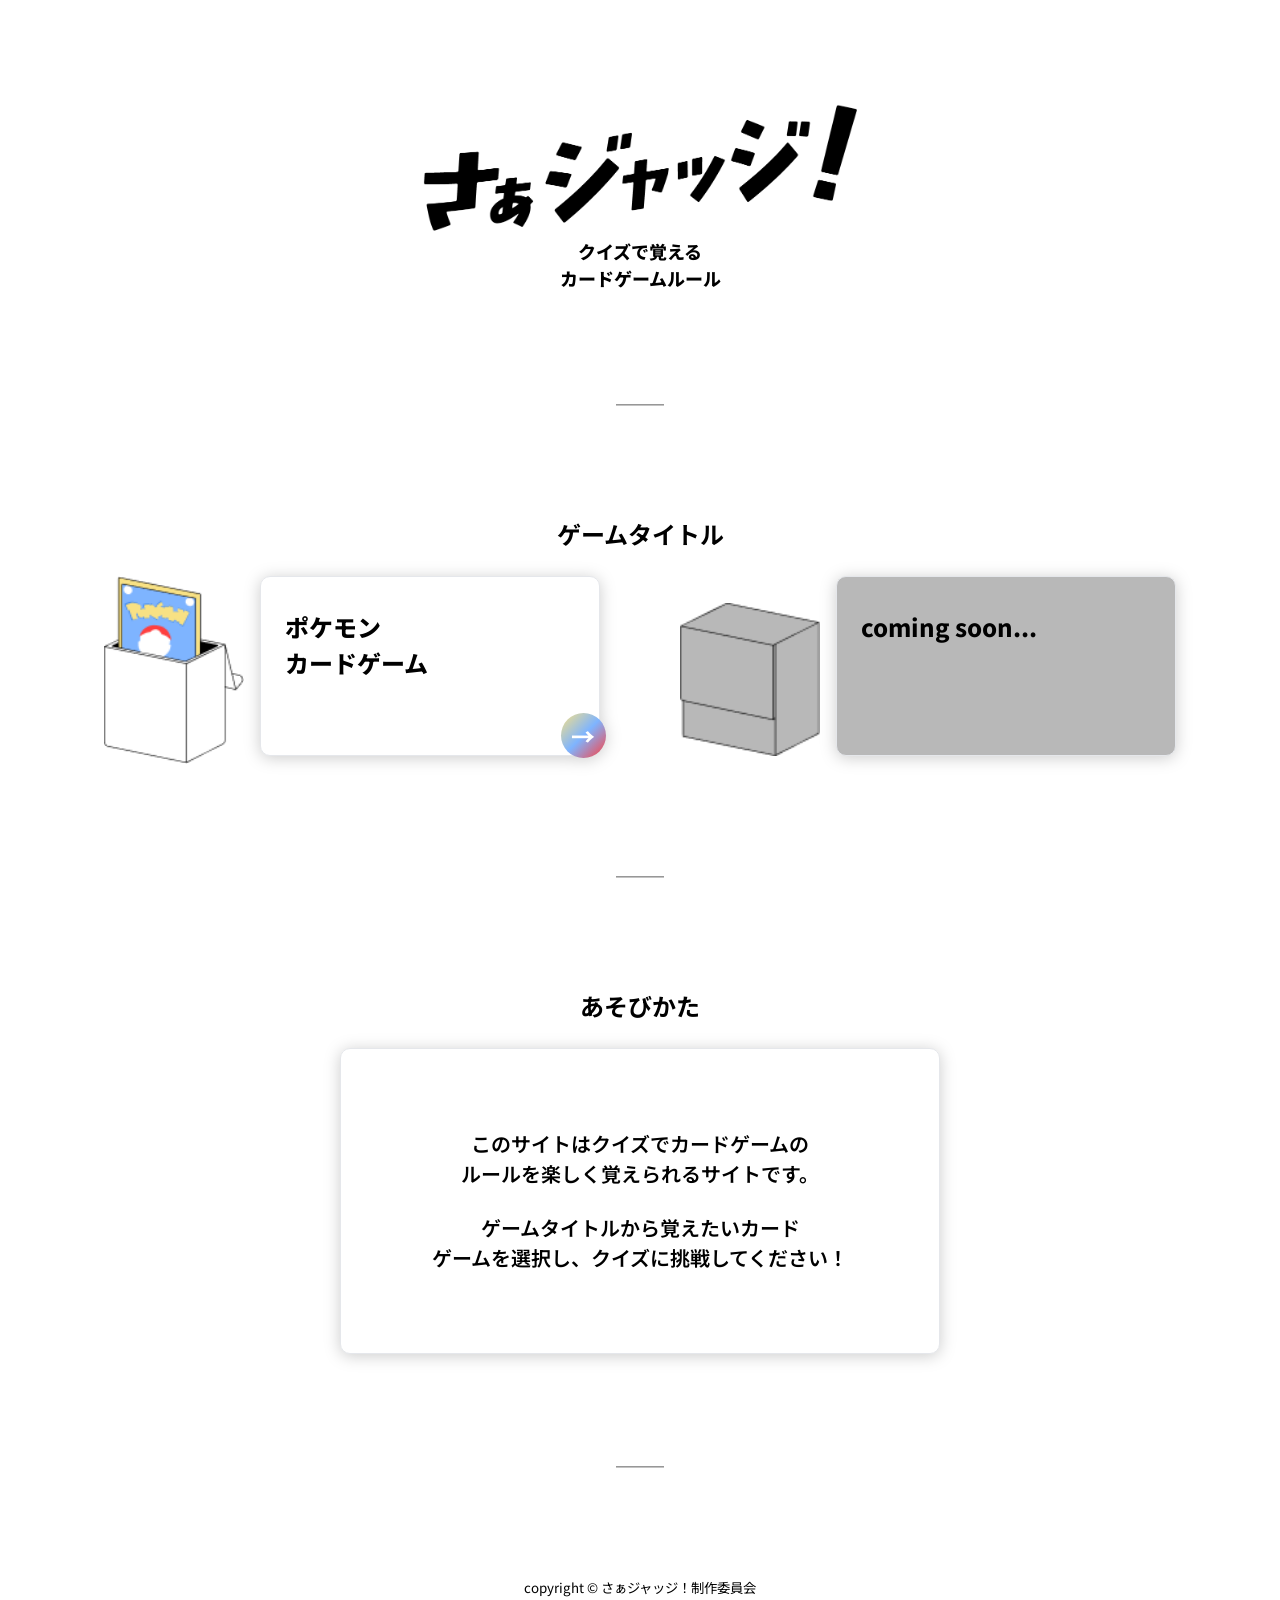
<file: index.html>
<!DOCTYPE html>
<!-- 言語入力↓ -->
<html lang="ja">

<head>
  <meta charset="UTF-8">
  <meta name="viewport" content="width=device-width, initial-scale=1.0">
  <link rel="stylesheet" href="css/style.css">
  <link rel="stylesheet" href="css/reset.css">
  <link rel="preconnect" href="https://fonts.googleapis.com">
<link rel="preconnect" href="https://fonts.gstatic.com" crossorigin>
<link href="https://fonts.googleapis.com/css2?family=Noto+Sans+JP:wght@100..900&display=swap" rel="stylesheet">
<link rel="icon" href="/assets/favicon.ico" sizes="48x48">
<link rel="icon" href="/assets/favicon.svg" type="image/svg+xml">
<link rel="apple-touch-icon" href="/assets/apple-touch-icon.png">
  <!-- サイトのタイトル入力↓ -->
  <title>さぁジャッジ！</title>
</head>

<body>
  <!-- div 自由な箱を作り出してくれる便利なやつ本箱とは関係ない↓ -->
  <!-- <div class="background"></div> -->

  <header>
    <img class="logo" src="assets/logo.png">
    <!-- brが改行になる改行したいところに書く↓ -->
    <p>クイズで覚える<br>カードゲームルール</p>
  </header>

  <div class="mark">───</div>

  <section class="sec01">
    <h1>ゲームタイトル</h1>
    <!-- 単語二つ以上はハイフンをつける!!!! -->
    <div class="card-list">
      <a href="/games/pokemon">
        <div class="card-botan">
          <img class="card-img" src="assets/card_pokemon.png">
          <p class="txt">ポケモン<br>カードゲーム</p>
        </div>
      </a>
      <div class="card-botan soon">
        <img class="card-img" src="assets/card_none.png">
        <p class="txt">coming soon...</p>
      </div>
    </div>
  </section>

  <div class="mark">───</div>


  <section class="sec02">
    <h1>あそびかた</h1>
    <div class="txt-area">
      <p>このサイトはクイズでカードゲームの<br>ルールを楽しく覚えられるサイトです。</p>
      <p>ゲームタイトルから覚えたいカード<br>ゲームを選択し、クイズに挑戦してください！</p>
    </div>
  </section>

  <div class="mark">───</div>
  <!-- 最後につける親要素↓ -->
  <footer>
    <small>copyright &copy; さぁジャッジ！制作委員会</small>
  </footer>

</body>

</html>
</file>
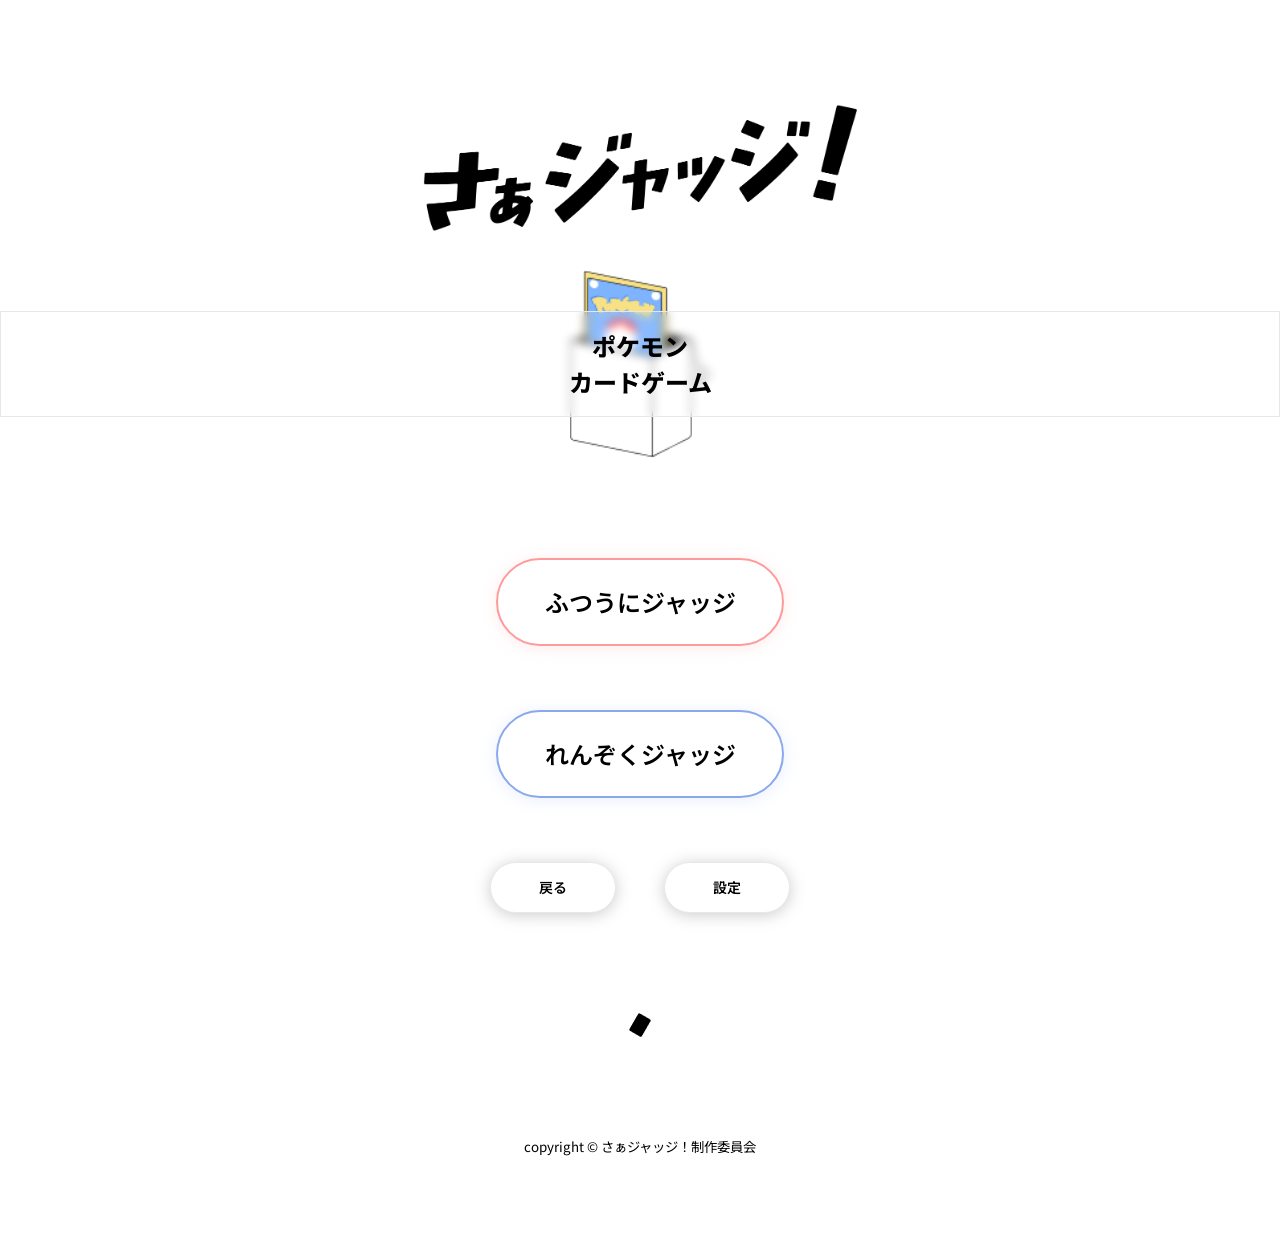
<file: games/pokemon/index.html>
<!DOCTYPE html>
<!-- 言語入力↓ -->
<html lang="ja">

<head>
    <meta charset="UTF-8">
    <meta name="viewport" content="width=device-width, initial-scale=1.0">
    <link rel="stylesheet" href="/css/style.css">
    <link rel="stylesheet" href="/css/reset.css">
    <link rel="preconnect" href="https://fonts.googleapis.com">
<link rel="preconnect" href="https://fonts.gstatic.com" crossorigin>
<link href="https://fonts.googleapis.com/css2?family=Noto+Sans+JP:wght@100..900&display=swap" rel="stylesheet">
    <!-- サイトのタイトル入力↓ -->
    <title>さぁジャッジ！</title>
</head>

<body class="quiz-poke">
  <!-- div 自由な箱を作り出してくれる便利なやつ本箱とは関係ない↓ -->
<div class="background"></div>

  <header>
    <img class="logo" src="/assets/logo.png">
    <div class="card-list">
      <div class="card-botan">
  <img class="card-img" src="/assets/card_pokemon.png">
  <p class="txt">ポケモン<br>カードゲーム</p>
      </div>
    </div>

  </header>
  
 <section class="sec01">
    <div class="sentaku">
        <a href="/games/pokemon/ox/?mode=normal">
            <div class="potipoti normal">
                <p>
                    ふつうにジャッジ
                </p>
            </div>
        </a>
        <a href="/games/pokemon/ox/?mode=renzoku">
            <div class="potipoti renzoku">
                <p>
                    れんぞくジャッジ
                </p>
            </div>
        </a>
    </div>
    <div class="sentaku2">
        <a href="/">
            <div class="potipoti">
                <p>
                    戻る
                </p>
            </div>
        </a>
        <a href="/games/pokemon/settings/">
            <div class="potipoti">
                <p>
                    設定
                </p>
            </div>
        </a>
    </div>
    
 </section>

<div class="mark"><img src="/assets/mark.png"></div>
<!-- 最後につける親要素↓ -->
<footer>
 <small>copyright &copy; さぁジャッジ！制作委員会</small>
</footer>
 
</body>

</html>
</file>
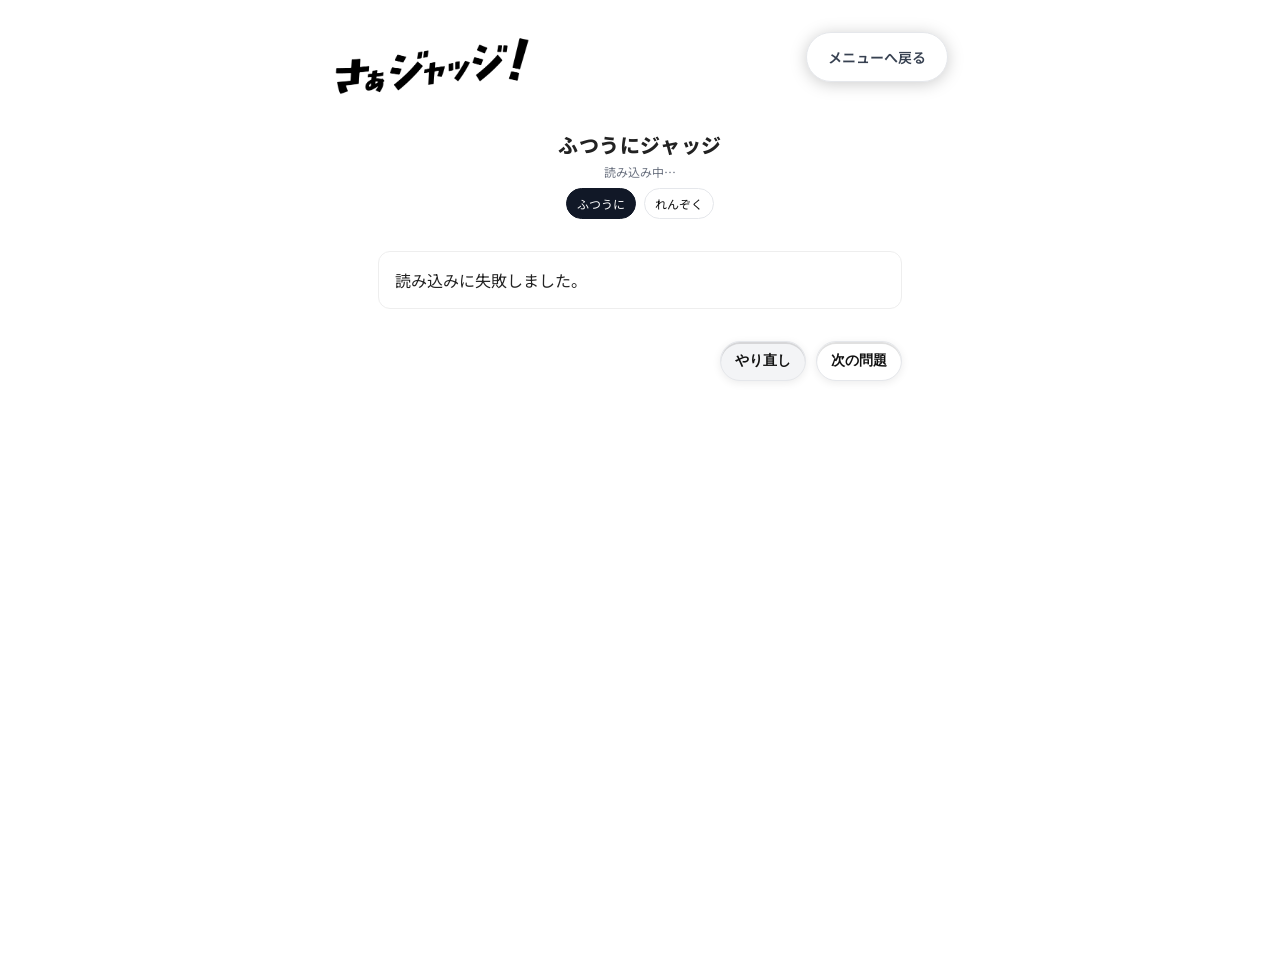
<file: games/pokemon/ox/index.html>
<!-- games/pokemon/ox/index.html（modeをURLから反映する版） -->
<!doctype html>
<html lang="ja">
<head>
  <meta charset="utf-8" />
  <meta name="viewport" content="width=device-width,initial-scale=1" />
  <title>ポケモンカードゲーム | OX</title>
  
  <!-- OGP / Twitter Card -->
  <meta property="og:type" content="website" />
  <meta property="og:title" content="ポケカ問題クイズ | さぁジャッジ" />
  <meta property="og:description" content="ポケモンカードゲームのルールをクイズで学べる！あなたは何問正解できる？" />
  <meta property="og:image" content="https://sirjudge.com/assets/ogp.png" />
  <meta property="og:url" content="https://sirjudge.com/games/pokemon/ox/" />
  <meta property="og:site_name" content="さぁジャッジ" />
  <meta name="twitter:card" content="summary_large_image" />
  <meta name="twitter:title" content="ポケカ問題クイズ | さぁジャッジ" />
  <meta name="twitter:description" content="ポケモンカードゲームのルールをクイズで学べる！あなたは何問正解できる？" />
  <meta name="twitter:image" content="https://sirjudge.com/assets/ogp.png" />

  <link rel="preconnect" href="https://fonts.googleapis.com">
<link rel="preconnect" href="https://fonts.gstatic.com" crossorigin>
<link href="https://fonts.googleapis.com/css2?family=Noto+Sans+JP:wght@100..900&display=swap" rel="stylesheet">
  <style>
    :root{ --pink:#f9c9c9; }
    *{ box-sizing:border-box; }
    html,body{ height:100%; }
    body{
      margin:0;
      /* background:var(--pink); */
      font-family: "Noto Sans JP", sans-serif;
      font-optical-sizing: auto;
      font-weight: 400;
      font-style: normal;
      overflow-x:hidden;
    }
    header{
      max-width:640px; margin:12px auto; padding:0 12px;
      display:flex; align-items:center; justify-content:space-between;
    }
    header a{ color:#374151; text-decoration:underline; font-size:14px; }
    .frame-wrap{ max-width:640px; margin:0 auto 24px; padding:0 12px; }
    /* .frame-outer{ background:transparent; border-radius:20px; box-shadow:0 10px 30px rgba(0,0,0,.06); } */
    iframe.quiz-embed{
      width:100%;
      max-width:100%;
      display:block;
      border:0;
      background:transparent;
      height:100dvh;          /* 初期の仮高さ（postMessageで即更新） */
      min-height: 720px;
      overflow:hidden !important; /* スクロール不可（重要） */
      border-radius:20px;
      pointer-events: auto;   /* iframeとの相互作用を許可 */
    }

    .ox-title{
      margin-top: 24px;
    .logo{
        width: 200px;
        height: auto;
    }
}

.bottom{
  background-color: #fff;
        filter: drop-shadow(0px 2px 8px rgba(0, 0, 0, 0.2));
        border: 1px #E5E7EB solid;
        border-radius: 999px;
        height: auto;
        padding: 1em 1.5em;
        text-decoration: none;
        font-weight: 600;
}
  </style>
</head>
<body>
  <header>
    <div id="pageTitle" class="ox-title"><img class="logo" src="/assets/logo.png"></div>
    <a href="/games/pokemon/" class="bottom">メニューへ戻る</a>
  </header>

  <main class="frame-wrap">
    <div class="frame-outer">
      <!-- 子ページ(quiz.html) を埋め込み。mode/title/data をJSで動的に付与 -->
      <iframe
        id="quizFrame"
        class="quiz-embed"
        src="about:blank"
        loading="lazy"
        scrolling="no"
        allow="fullscreen *; clipboard-write *">
      </iframe>
    </div>
  </main>

<!-- 変更点：JS -->
<script>
(function () {
  const params = new URLSearchParams(location.search);
  const mode  = params.get('mode') === 'renzoku' ? 'renzoku' : 'normal';
  const label = mode === 'renzoku' ? 'れんぞくジャッジ' : 'ふつうにジャッジ';
  const debugId = params.get('debugId'); // デバッグIDを取得
  const titleEl = document.getElementById('pageTitle');
  // if (titleEl) titleEl.textContent = `ポケモンカードゲーム | ${label}`;

  const dataUrl = 'https://script.google.com/macros/s/AKfycby1Nc3nBm-5PKCdZ8pNdNKRPChBbqeXwiZjcEsRZFdkUShDTtym3aJDUZsEWvsW9r8x/exec';
  const embedId = 'poke-ox';
  const shareUrl = mode === 'renzoku' 
    ? 'https://sirjudge.com/games/pokemon/ox/?mode=renzoku'
    : 'https://sirjudge.com/games/pokemon/ox/';
  let quizUrl =
    `/quiz.html?embed=1&embedId=${encodeURIComponent(embedId)}` +
    `&mode=${encodeURIComponent(mode)}` +
    `&title=${encodeURIComponent(label)}` +
    `&data=${encodeURIComponent(dataUrl)}` +
    `&shareTitle=${encodeURIComponent('ポケカ問題クイズ')}` +
    `&shareHashtag=${encodeURIComponent('さぁジャッジ')}` +
    `&normalModeTag=${encodeURIComponent('ふつうにジャッジ')}` +
    `&renzokuModeTag=${encodeURIComponent('れんぞくジャッジ')}` +
    `&shareUrl=${encodeURIComponent(shareUrl)}`;
  
  // デバッグIDがあればURLに追加
  if (debugId) {
    quizUrl += `&debugId=${encodeURIComponent(debugId)}`;
  }

  const iframe = document.getElementById('quizFrame');
  iframe.src = quizUrl;

  // ▼ブート時に「さらに大きめの仮高さ」を即時セット（postMessage前の見切れ防止）
  const bootH = Math.max(Math.floor(window.innerHeight * 0.95), 720);
  iframe.style.height = bootH + 'px';

  // ===== 高さ同期 =====
  let scrolling = false;           // スクロール実行中フラグ
  let pendingHeight = null;        // スクロール中に受け取った高さ
  let lastSetHeight = bootH;       // 最後に設定した高さ
  
  function setHeight(h){
    const minH = bootH;
    const newH = Math.max(minH, Math.ceil(h));
    // 高さは常に最大値を維持（長文でも切れないようにする）
    if (newH > lastSetHeight) {
      lastSetHeight = newH;
      iframe.style.height = newH + 'px';
    }
  }
  
  let scrollTimeout = null; // スクロール要求のデバウンス
  
  window.addEventListener('message', (e) => {
    const d = e.data;
    if (!d || d.id !== embedId) return;
    
    // 高さ同期
    if (d.type === 'quiz-embed-size') {
      if (!scrolling) {
        setHeight(d.height);
      } else {
        // スクロール中は高さを保留
        pendingHeight = d.height;
      }
    }
    
    // スクロール要求（◯×回答後にページ下部へ）
    if (d.type === 'quiz-scroll-bottom') {
      // スクロール中の場合は無視（デバウンス）
      if (scrolling) return;
      
      scrolling = true;
      
      // 高さが指定されていれば先に確定
      if (d.height) {
        const minH = bootH;
        const newH = Math.max(minH, Math.ceil(d.height));
        if (newH > lastSetHeight) {
          lastSetHeight = newH;
          iframe.style.height = newH + 'px';
        }
      }
      
      // スクロール実行
      clearTimeout(scrollTimeout);
      scrollTimeout = setTimeout(() => {
        // iframeの下端位置を計算してスクロール
        const iframeRect = iframe.getBoundingClientRect();
        const iframeBottom = window.scrollY + iframeRect.bottom;
        const targetScroll = iframeBottom - window.innerHeight + 60;
        window.scrollTo({ top: Math.max(0, targetScroll), behavior: 'smooth' });
        
        // スクロール完了後にロック解除
        setTimeout(() => {
          scrolling = false;
          if (pendingHeight !== null) {
            setHeight(pendingHeight);
            pendingHeight = null;
          }
        }, 600);
      }, 100);
    }
    
    // スクロール要求（次の問題でページ上部へ）
    if (d.type === 'quiz-scroll-top') {
      // スクロール中の場合は無視（デバウンス）
      if (scrolling) return;
      
      scrolling = true;
      
      // 高さが指定されていれば先に確定
      if (d.height) {
        const minH = bootH;
        const newH = Math.max(minH, Math.ceil(d.height));
        if (newH > lastSetHeight) {
          lastSetHeight = newH;
          iframe.style.height = newH + 'px';
        }
      }
      
      // スクロール実行
      clearTimeout(scrollTimeout);
      scrollTimeout = setTimeout(() => {
        window.scrollTo({ top: 0, behavior: 'smooth' });
        
        // スクロール完了後にロック解除
        setTimeout(() => {
          scrolling = false;
          if (pendingHeight !== null) {
            setHeight(pendingHeight);
            pendingHeight = null;
          }
        }, 600);
      }, 100);
    }
  });

  // 読み込み・向き変更時に子へ ping（子が高さを再通知）
  function ping(){
    try { iframe.contentWindow.postMessage({ type:'quiz-embed-ping', id: embedId }, '*'); } catch(_){}
  }
  window.addEventListener('load', ping);
  window.addEventListener('orientationchange', () => setTimeout(ping, 350));
})();
</script>

</body>
</html>
</file>
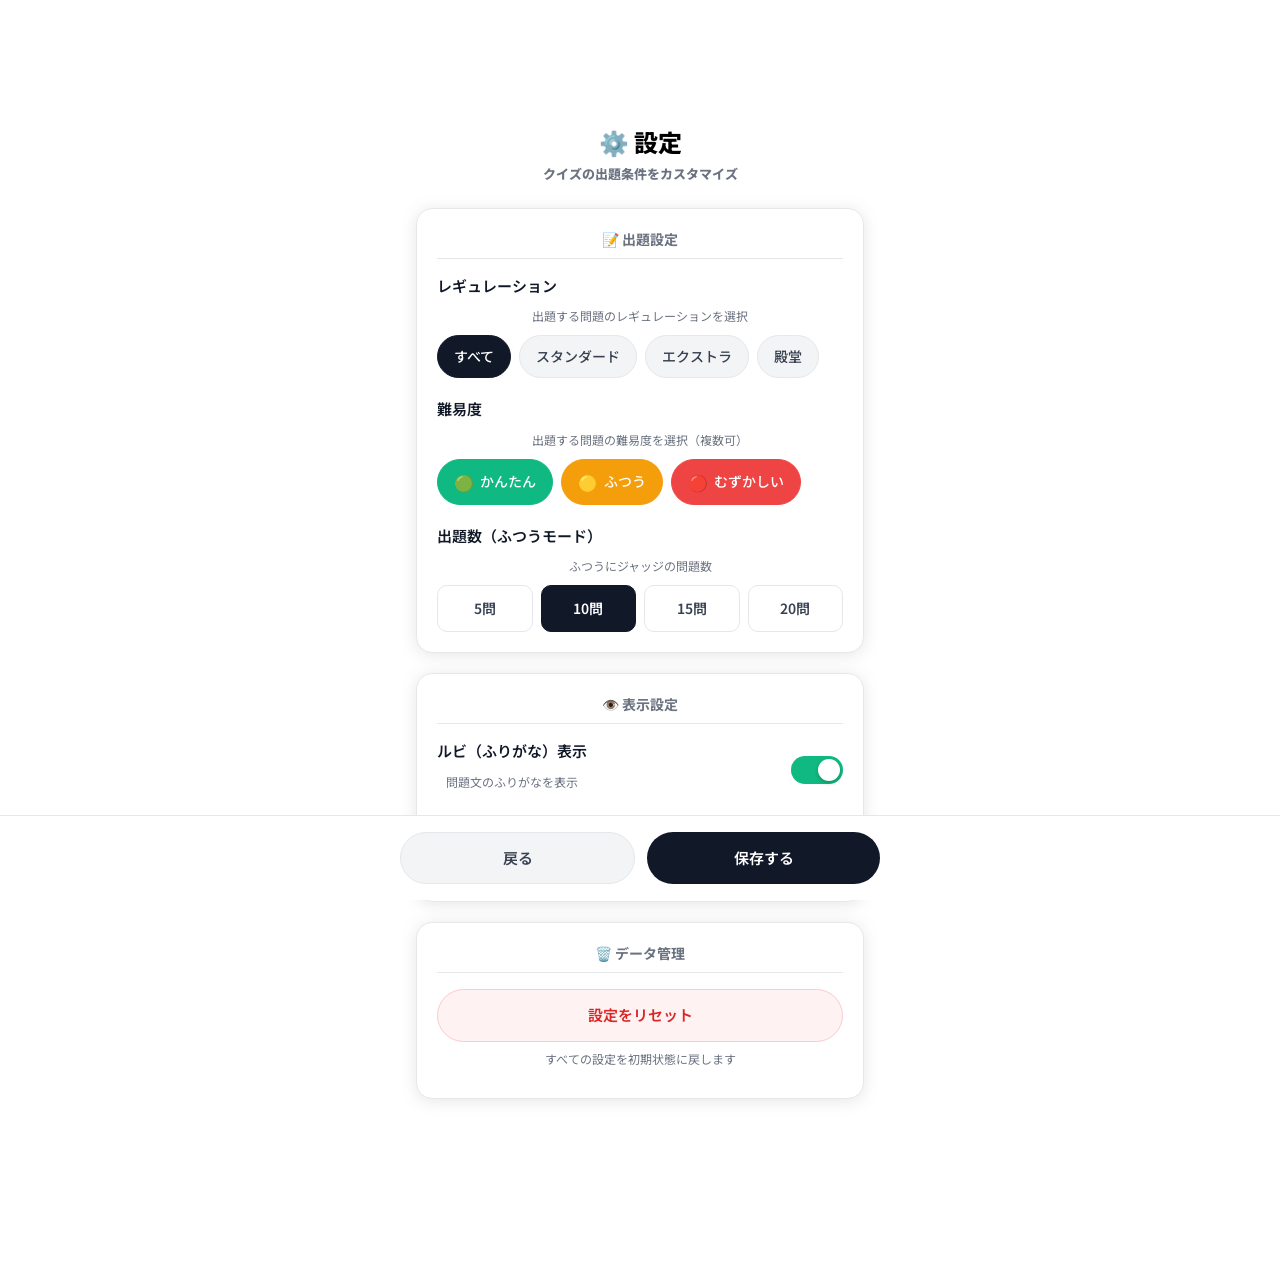
<file: games/pokemon/settings/index.html>
<!DOCTYPE html>
<html lang="ja">

<head>
  <meta charset="UTF-8">
  <meta name="viewport" content="width=device-width, initial-scale=1.0">
  <link rel="stylesheet" href="/css/style.css">
  <link rel="stylesheet" href="/css/reset.css">
  <link rel="preconnect" href="https://fonts.googleapis.com">
  <link rel="preconnect" href="https://fonts.gstatic.com" crossorigin>
  <link href="https://fonts.googleapis.com/css2?family=Noto+Sans+JP:wght@100..900&display=swap" rel="stylesheet">
  <title>設定 | さぁジャッジ！</title>
  <style>
    .settings-container {
      max-width: 480px;
      margin: 0 auto;
      padding: 24px 16px;
    }

    .settings-section {
      background: #fff;
      border: 1px solid #E5E7EB;
      border-radius: 16px;
      padding: 20px;
      margin-bottom: 20px;
      filter: drop-shadow(0px 2px 8px rgba(0, 0, 0, 0.1));
    }

    .settings-section h2 {
      font-size: 14px;
      font-weight: 700;
      color: #6b7280;
      margin-bottom: 16px;
      padding-bottom: 8px;
      border-bottom: 1px solid #E5E7EB;
    }

    .setting-item {
      margin-bottom: 20px;
    }

    .setting-item:last-child {
      margin-bottom: 0;
    }

    .setting-label {
      font-size: 15px;
      font-weight: 600;
      color: #111827;
      margin-bottom: 10px;
      display: block;
    }

    .setting-description {
      font-size: 12px;
      color: #6b7280;
      margin-bottom: 10px;
    }

    /* チェックボックス・ラジオボタングループ */
    .option-group {
      display: flex;
      flex-wrap: wrap;
      gap: 8px;
    }

    .option-btn {
      appearance: none;
      border: none;
      background: #f3f4f6;
      border: 1px solid #E5E7EB;
      border-radius: 9999px;
      padding: 10px 16px;
      font-size: 14px;
      font-weight: 500;
      color: #374151;
      cursor: pointer;
      transition: all 0.2s;
      display: inline-flex;
      align-items: center;
      gap: 6px;
    }

    .option-btn:hover {
      background: #e5e7eb;
    }

    .option-btn.selected {
      background: #111827;
      color: #fff;
      border-color: #111827;
    }

    .option-btn .icon {
      font-size: 16px;
    }

    /* トグルスイッチ */
    .toggle-row {
      display: flex;
      justify-content: space-between;
      align-items: center;
    }

    .toggle-switch {
      position: relative;
      width: 52px;
      height: 28px;
      flex-shrink: 0;
    }

    .toggle-switch input {
      opacity: 0;
      width: 0;
      height: 0;
    }

    .toggle-slider {
      position: absolute;
      cursor: pointer;
      top: 0;
      left: 0;
      right: 0;
      bottom: 0;
      background-color: #d1d5db;
      transition: 0.3s;
      border-radius: 28px;
    }

    .toggle-slider:before {
      position: absolute;
      content: "";
      height: 22px;
      width: 22px;
      left: 3px;
      bottom: 3px;
      background-color: white;
      transition: 0.3s;
      border-radius: 50%;
      box-shadow: 0 2px 4px rgba(0, 0, 0, 0.2);
    }

    .toggle-switch input:checked+.toggle-slider {
      background-color: #10b981;
    }

    .toggle-switch input:checked+.toggle-slider:before {
      transform: translateX(24px);
    }

    /* セレクトボックス風 */
    .select-group {
      display: grid;
      grid-template-columns: repeat(4, 1fr);
      gap: 8px;
    }

    .select-btn {
      appearance: none;
      border: 1px solid #E5E7EB;
      background: #fff;
      border-radius: 10px;
      padding: 12px 8px;
      font-size: 14px;
      font-weight: 600;
      color: #374151;
      cursor: pointer;
      transition: all 0.2s;
      text-align: center;
    }

    .select-btn:hover {
      background: #f9fafb;
    }

    .select-btn.selected {
      background: #111827;
      color: #fff;
      border-color: #111827;
    }

    /* 難易度の色分け */
    .diff-easy.selected {
      background: #10b981;
      border-color: #10b981;
    }

    .diff-normal.selected {
      background: #f59e0b;
      border-color: #f59e0b;
    }

    .diff-hard.selected {
      background: #ef4444;
      border-color: #ef4444;
    }

    /* ボタン */
    .btn-row {
      display: flex;
      gap: 12px;
      margin-top: 24px;
    }

    .btn {
      flex: 1;
      appearance: none;
      border: none;
      border-radius: 9999px;
      padding: 14px 20px;
      font-size: 15px;
      font-weight: 600;
      cursor: pointer;
      transition: all 0.2s;
      text-align: center;
      text-decoration: none;
      display: inline-block;
    }

    .btn:active {
      transform: scale(0.98);
    }

    .btn-primary {
      background: #111827;
      color: #fff;
    }

    .btn-secondary {
      background: #f3f4f6;
      color: #374151;
      border: 1px solid #E5E7EB;
    }

    .btn-reset {
      background: #fef2f2;
      color: #dc2626;
      border: 1px solid #fecaca;
    }

    /* 保存完了トースト */
    .toast {
      position: fixed;
      bottom: 100px;
      left: 50%;
      transform: translateX(-50%) translateY(20px);
      background: #111827;
      color: #fff;
      padding: 12px 24px;
      border-radius: 9999px;
      font-size: 14px;
      font-weight: 600;
      opacity: 0;
      visibility: hidden;
      transition: all 0.3s;
      z-index: 1000;
    }

    .toast.show {
      opacity: 1;
      visibility: visible;
      transform: translateX(-50%) translateY(0);
    }

    /* ヘッダー */
    .settings-header {
      text-align: center;
      margin-bottom: 24px;
    }

    .settings-header h1 {
      font-size: 24px;
      font-weight: 800;
      margin-bottom: 4px;
    }

    .settings-header p {
      font-size: 13px;
      color: #6b7280;
    }

    /* フッター固定のためのスペース */
    .bottom-spacer {
      height: 120px;
    }

    /* 固定フッター */
    .fixed-footer {
      position: fixed;
      bottom: 0;
      left: 0;
      right: 0;
      background: #fff;
      border-top: 1px solid #E5E7EB;
      padding: 16px;
      z-index: 100;
    }

    .fixed-footer .btn-row {
      max-width: 480px;
      margin: 0 auto;
    }
  </style>
</head>

<body class="quiz-poke">
  <div class="background"></div>

  <div class="settings-container">
    <header class="settings-header">
      <h1>⚙️ 設定</h1>
      <p>クイズの出題条件をカスタマイズ</p>
    </header>

    <!-- 出題設定 -->
    <section class="settings-section">
      <h2>📝 出題設定</h2>

      <div class="setting-item">
        <span class="setting-label">レギュレーション</span>
        <p class="setting-description">出題する問題のレギュレーションを選択</p>
        <div class="option-group" id="reguGroup">
          <button type="button" class="option-btn selected" data-value="all">すべて</button>
          <button type="button" class="option-btn" data-value="スタンダード">スタンダード</button>
          <button type="button" class="option-btn" data-value="エクストラ">エクストラ</button>
          <button type="button" class="option-btn" data-value="殿堂">殿堂</button>
        </div>
      </div>

      <div class="setting-item">
        <span class="setting-label">難易度</span>
        <p class="setting-description">出題する問題の難易度を選択（複数可）</p>
        <div class="option-group" id="difficultyGroup">
          <button type="button" class="option-btn diff-easy selected" data-value="かんたん">
            <span class="icon">🟢</span>かんたん
          </button>
          <button type="button" class="option-btn diff-normal selected" data-value="ふつう">
            <span class="icon">🟡</span>ふつう
          </button>
          <button type="button" class="option-btn diff-hard selected" data-value="むずかしい">
            <span class="icon">🔴</span>むずかしい
          </button>
        </div>
      </div>

      <div class="setting-item">
        <span class="setting-label">出題数（ふつうモード）</span>
        <p class="setting-description">ふつうにジャッジの問題数</p>
        <div class="select-group" id="countGroup">
          <button type="button" class="select-btn" data-value="5">5問</button>
          <button type="button" class="select-btn selected" data-value="10">10問</button>
          <button type="button" class="select-btn" data-value="15">15問</button>
          <button type="button" class="select-btn" data-value="20">20問</button>
        </div>
      </div>
    </section>

    <!-- 表示設定 -->
    <section class="settings-section">
      <h2>👁️ 表示設定</h2>

      <div class="setting-item">
        <div class="toggle-row">
          <div>
            <span class="setting-label">ルビ（ふりがな）表示</span>
            <p class="setting-description">問題文のふりがなを表示</p>
          </div>
          <label class="toggle-switch">
            <input type="checkbox" id="rubyToggle" checked>
            <span class="toggle-slider"></span>
          </label>
        </div>
      </div>

      <div class="setting-item">
        <div class="toggle-row">
          <div>
            <span class="setting-label">回答後に自動スクロール</span>
            <p class="setting-description">◯×選択後に解説へ移動</p>
          </div>
          <label class="toggle-switch">
            <input type="checkbox" id="autoScrollToggle" checked>
            <span class="toggle-slider"></span>
          </label>
        </div>
      </div>
    </section>

    <!-- データ管理 -->
    <section class="settings-section">
      <h2>🗑️ データ管理</h2>

      <div class="setting-item">
        <button type="button" class="btn btn-reset" id="resetBtn" style="width:100%">
          設定をリセット
        </button>
        <p class="setting-description" style="margin-top:8px;text-align:center;">
          すべての設定を初期状態に戻します
        </p>
      </div>
    </section>

    <div class="bottom-spacer"></div>
  </div>

  <!-- 固定フッター -->
  <div class="fixed-footer">
    <div class="btn-row">
      <a href="/games/pokemon/" class="btn btn-secondary">戻る</a>
      <button type="button" class="btn btn-primary" id="saveBtn">保存する</button>
    </div>
  </div>

  <!-- トースト -->
  <div class="toast" id="toast">✓ 設定を保存しました</div>

  <script>
    // デフォルト設定
    const DEFAULT_SETTINGS = {
      regulation: 'all',
      difficulty: ['かんたん', 'ふつう', 'むずかしい'],
      questionCount: 10,
      showRuby: true,
      autoScroll: true
    };

    // 現在の設定を読み込み
    function loadSettings() {
      try {
        const saved = localStorage.getItem('quizSettings');
        if (saved) {
          return { ...DEFAULT_SETTINGS, ...JSON.parse(saved) };
        }
      } catch (e) {
        console.error('設定の読み込みに失敗:', e);
      }
      return { ...DEFAULT_SETTINGS };
    }

    // 設定を保存
    function saveSettings(settings) {
      try {
        localStorage.setItem('quizSettings', JSON.stringify(settings));
        return true;
      } catch (e) {
        console.error('設定の保存に失敗:', e);
        return false;
      }
    }

    // UIに設定を反映
    function applySettingsToUI(settings) {
      // レギュレーション
      document.querySelectorAll('#reguGroup .option-btn').forEach(btn => {
        btn.classList.toggle('selected', btn.dataset.value === settings.regulation);
      });

      // 難易度
      document.querySelectorAll('#difficultyGroup .option-btn').forEach(btn => {
        btn.classList.toggle('selected', settings.difficulty.includes(btn.dataset.value));
      });

      // 出題数
      document.querySelectorAll('#countGroup .select-btn').forEach(btn => {
        btn.classList.toggle('selected', parseInt(btn.dataset.value) === settings.questionCount);
      });

      // トグル
      document.getElementById('rubyToggle').checked = settings.showRuby;
      document.getElementById('autoScrollToggle').checked = settings.autoScroll;
    }

    // UIから設定を取得
    function getSettingsFromUI() {
      const regulation = document.querySelector('#reguGroup .option-btn.selected')?.dataset.value || 'all';

      const difficulty = Array.from(document.querySelectorAll('#difficultyGroup .option-btn.selected'))
        .map(btn => btn.dataset.value);

      const questionCount = parseInt(document.querySelector('#countGroup .select-btn.selected')?.dataset.value || '10');

      const showRuby = document.getElementById('rubyToggle').checked;
      const autoScroll = document.getElementById('autoScrollToggle').checked;

      return { regulation, difficulty, questionCount, showRuby, autoScroll };
    }

    // トースト表示
    function showToast(message) {
      const toast = document.getElementById('toast');
      toast.textContent = message;
      toast.classList.add('show');
      setTimeout(() => toast.classList.remove('show'), 2000);
    }

    // 初期化
    document.addEventListener('DOMContentLoaded', () => {
      const settings = loadSettings();
      applySettingsToUI(settings);

      // レギュレーション（単一選択）
      document.querySelectorAll('#reguGroup .option-btn').forEach(btn => {
        btn.addEventListener('click', () => {
          document.querySelectorAll('#reguGroup .option-btn').forEach(b => b.classList.remove('selected'));
          btn.classList.add('selected');
        });
      });

      // 難易度（複数選択）
      document.querySelectorAll('#difficultyGroup .option-btn').forEach(btn => {
        btn.addEventListener('click', () => {
          btn.classList.toggle('selected');
          // 最低1つは選択
          const selected = document.querySelectorAll('#difficultyGroup .option-btn.selected');
          if (selected.length === 0) {
            btn.classList.add('selected');
          }
        });
      });

      // 出題数（単一選択）
      document.querySelectorAll('#countGroup .select-btn').forEach(btn => {
        btn.addEventListener('click', () => {
          document.querySelectorAll('#countGroup .select-btn').forEach(b => b.classList.remove('selected'));
          btn.classList.add('selected');
        });
      });

      // 保存ボタン
      document.getElementById('saveBtn').addEventListener('click', () => {
        const settings = getSettingsFromUI();
        if (saveSettings(settings)) {
          showToast('✓ 設定を保存しました');
        } else {
          showToast('⚠ 保存に失敗しました');
        }
      });

      // リセットボタン
      document.getElementById('resetBtn').addEventListener('click', () => {
        if (confirm('設定を初期状態に戻しますか？')) {
          applySettingsToUI(DEFAULT_SETTINGS);
          saveSettings(DEFAULT_SETTINGS);
          showToast('✓ 設定をリセットしました');
        }
      });
    });
  </script>
</body>

</html>
</file>
<file: css/style.css>
/* 始まりは.←こいつから */
/* .background {
    background-color: #FFF598;
    margin: 0 32px;
    width: calc(100% - 64px);
    height: 100%;
    
    position: fixed;
    z-index: -1;
    top: 0;
    left: 0;
    border: #000 1px solid;
} */

body{
    font-family: "Noto Sans JP", sans-serif;
    font-optical-sizing: auto;
    font-weight: 400;
    font-style: normal;
}


/* カンマを入力すると複数の要素に適用できる↓ */
header,
.sec02,
footer {
    display: flex;
    justify-content: center;
    align-items: center;
    flex-direction: column;
    margin: 80px 20px;
}

.sec01 {
    margin: 80px 0;

    h1 {
        margin-bottom: 24px;
    }
}

header .logo {
    width: 320px;
    height: auto;
}

header p {
    font-weight: 800;
    white-space: nowrap;
}

p,
h1,
h2 {
    text-align: center;
}

a {
    color: #000;
    text-decoration: none;
    transition: all .3s;
}

a:hover {
    opacity: 0.7;
    transition: all .3s;
}

.mark {
    display: flex;
    justify-content: center;
    align-items: center;
}

.sec02 {
    h1 {
        margin-bottom: 24px;
    }

    .txt-area {
        background: #fff;
        border: 1px #E5E7EB solid;
        filter: drop-shadow(0px 2px 8px rgba(0, 0, 0, 0.2));
        border-radius: 10px;
        padding: 64px 16px;
        font-weight: 600;

        p:last-of-type {
            margin-top: 24px;
        }
    }
}


.card-list {
    display: grid;
    grid-template-columns: 1fr;
    place-content: center;
    gap: 24px;
}

/* 親要素↓ */
/* .card-botan{
    position: relative;
    display: flex;
    justify-content: center;
    align-items: center; 
    gap: 32px;
} */

/* 子要素↓ */
/* afterを付けたらcontentはセットになる */
/* .card-botan::after{
    content: '';
    position: absolute;
    top: 50%;
    left: 50%;
    transform: translate(-50%, -50%);
    background-color:#fff;
    width: min(680px, calc(100% - 32px));
    height: clamp(80px, 10vw, 140px);
    z-index: -1;
    border: #000 1px solid;
    border-radius: 999px;
} */

/* .card-img{
    width: clamp(72px, 25%, 160px);
    height: auto;
} */

.card-botan {
    display: grid;
    padding: 0 42px;
    place-content: center;
    height: max-content;
    grid-template-columns: auto 1fr;
    gap: 16px;
    position: relative;

    .txt {
        background-color: #fff;
        border: 1px #E5E7EB solid;
        height: 145px;
        border-radius: 10px;
        padding: 24px 16px;
        text-align: left;
        /* box-shadow: 0px 2px 8px 0px rgba(0, 0, 0, 0.8); */
        filter: drop-shadow(0px 2px 8px rgba(0, 0, 0, 0.2));
        font-size: 20px;
        font-weight: 800;
    }

    .txt::after {
        content: '→';
        color: #fff;
        position: absolute;
        display: flex;
        justify-content: center;
        align-items: center;
        bottom: -2%;
        right: -2%;
        width: 45px;
        height: 45px;
        border-radius: 999px;
        background: linear-gradient(to bottom right, #F8E184, #7EB4FF, #FF3F3F);
    }

    .card-img {
        width: 100px;
    }
}

.soon {
    .card-img {
        display: flex;
        align-self: end;
    }

    .txt {
        background: #B8B8B8;
    }

    .txt::after {
        display: none;
    }
}





.quiz-poke {
    /* .background {
        background-color: #ffc6bf;
        margin: 0 0px;
        width: 100vw;
        height: 100vh;
        z-index: -1;
        border: #000 0px solid;
    } */

    .card-list{
        margin-top: 32px;
    }

    .card-botan{
        display: inline-block;
        position: relative;

        .txt{
           position: absolute;
           font-size: 24px;
           width: 100vw;
           height: auto;
           padding: 16px 0;
           text-align: center;
           top: 50%;
           left: 50%;
           transform: translate(-50%, -50%);
           border-radius: 0;
           filter: none;
           /* background-color: rgba(255, 255, 255, 0.4);
           backdrop-filter: blur(22px); */
           background-color: rgba(255, 255, 255, 0.1);
           backdrop-filter: blur(4px);
        }

        .txt::after{
            display: none;
        }

    }

    .card-img {
        width: 100%;
        height: auto;
    }

    .potipoti {
        background-color: #fff;
        filter: drop-shadow(0px 2px 8px rgba(0, 0, 0, 0.2));
        border: 1px #E5E7EB solid;
        border-radius: 999px;
        width: 12em;
        height: auto;
        padding: 1em 1.5em;

        p{
            width: auto;
        }
    }

    .sentaku {
        display: flex;
        justify-content: center;
        align-items: center;
        gap: 64px;
        flex-direction: column;

        .potipoti {
            font-size: 24px;
            font-weight: 600;
        }

        .normal{
            border: 2px solid #FF9A9A;
            filter: drop-shadow(0px 2px 8px rgba(255, 154, 154, 0.2));
        }

        .renzoku{
            border: 2px solid #8AA8EC;
            filter: drop-shadow(0px 2px 8px rgba(138, 168, 236, 0.2));
        }
    }

    .sentaku2 {
        display: flex;
        justify-content: center;
        align-items: center;
        gap: 48px;
        margin-top: 64px;

        .potipoti {
            font-size: 14px;
            font-weight: 600;
            width: 9em;
        }
    }
}

@media screen and (min-width: 768px) {
    body{
        max-width: 1200px;
        margin: 0 auto;
        padding: 0 40px;
    }
    
    header{        
         
        .logo{
            width: 400px;
        }

        p{
            font-size: 18px;
        }     
    }

    .sec02{
        .txt-area{
            padding: 80px 40px;
            font-size: 20px;
            max-width: 600px;
            width: 100%;
        }
    }

    .card-list{
        grid-template-columns: repeat(2, 1fr);
        gap: 32px;
        /* max-width: 800px; */
        margin: 0 auto;
    }

    .card-botan{
        padding: 0 24px;

        .txt{
            height: 160px;
            padding: 32px 24px;
            font-size: 22px;
        }

        .card-img{
            width: 120px;
        }
    }

    .quiz-poke{
        .card-list{
            grid-template-columns: repeat(1, 1fr);
            gap: 32px;
        }
    }

}

@media (min-width: 1024px) {
    header{
        .logo{
            width: 450px;
        }
    }

    header,
    .sec02,
    footer{
        margin: 100px 40px;
    }

    .sec01{
        margin: 100px 0;
    }

    .card-botan{
        .txt{
            height: 180px;
            font-size: 24px;
        }

        .card-img{
            width: 140px;
        }
    }

}
</file>
